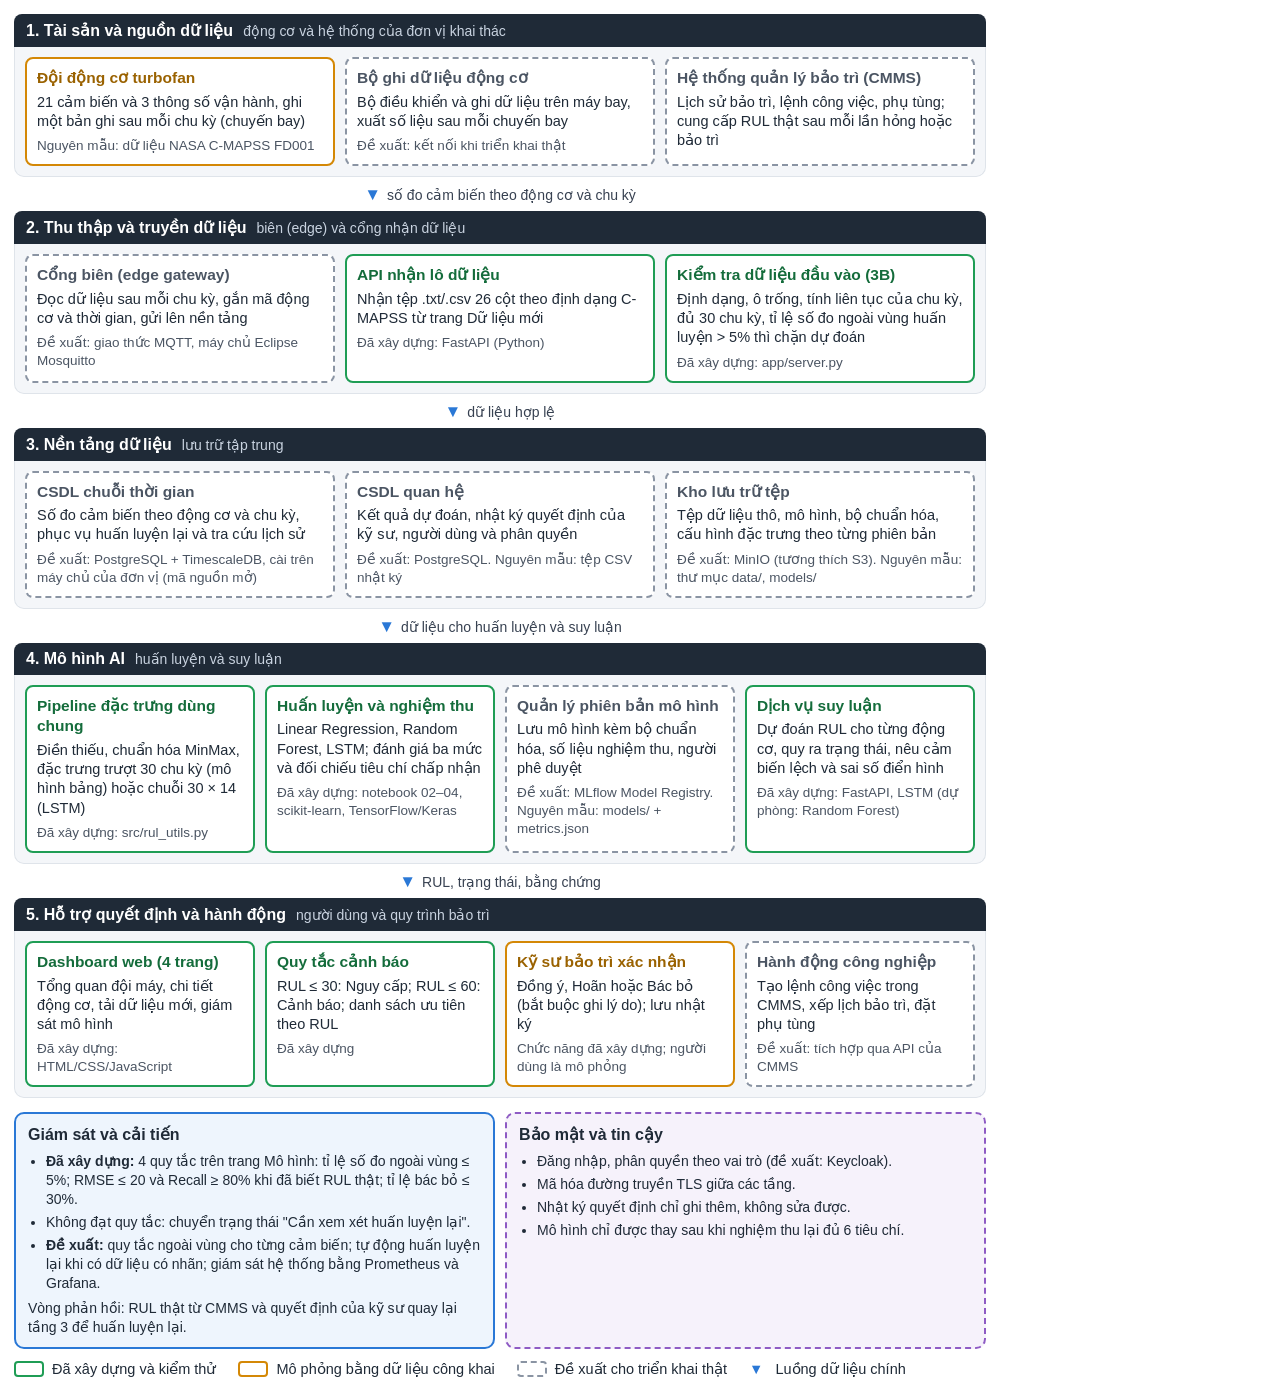
<file: docs/system_architecture.html>
<!DOCTYPE html>
<html lang="vi"><head><meta charset="utf-8">
<style>
  * { box-sizing: border-box; margin: 0; padding: 0; }
  body { font-family: "Inter", sans-serif; color: #1f2a37; background: #fff; width: 1000px; padding: 14px 14px 12px; }
  .layer { margin-bottom: 34px; position: relative; }
  .lname { background: #1f2a37; color: #fff; border-radius: 8px 8px 0 0; padding: 7px 12px; font-weight: 700; font-size: 16px; }
  .lname small { font-weight: 500; font-size: 14px; color: #c9d3e0; margin-left: 10px; }
  .row { display: flex; gap: 10px; align-items: stretch; background: #f4f6f9; border: 1px solid #dfe4ea; border-top: 0; border-radius: 0 0 10px 10px; padding: 10px; position: relative; }
  .box { flex: 1; border-radius: 8px; padding: 9px 10px; font-size: 14.5px; line-height: 1.33; background: #fff; border: 2.5px solid; }
  .box b { display: block; font-size: 15.5px; margin-bottom: 4px; }
  .box .tech { display: block; margin-top: 6px; font-size: 13.5px; color: #4b5563; }
  .built { border-color: #1f9d55; } .built b { color: #146c3b; }
  .sim { border-color: #d48806; } .sim b { color: #9a6200; }
  .prop { border-color: #8a94a3; border-style: dashed; } .prop b { color: #4b5563; }
  .arrow { position: absolute; left: 50%; bottom: -29px; transform: translateX(-50%); font-size: 14px; color: #374151; white-space: nowrap; }
  .arrow::before { content: "▼"; color: #2a78d6; font-size: 17px; margin-right: 6px; }
  .bottom { display: flex; gap: 10px; }
  .vbar { flex: 1; border-radius: 10px; padding: 10px 12px; font-size: 14px; line-height: 1.36; }
  .vbar h4 { font-size: 16px; margin-bottom: 6px; }
  .vbar ul { padding-left: 18px; } .vbar li { margin-bottom: 4px; }
  .mon { background: #eef5fd; border: 2.5px solid #2a78d6; }
  .sec { background: #f6f2fb; border: 2.5px dashed #8e5bc4; }
  .legend { display: flex; flex-wrap: wrap; gap: 8px 22px; align-items: center; font-size: 14.5px; margin-top: 12px; }
  .legend span { display: inline-flex; align-items: center; gap: 8px; }
  .sw { width: 30px; height: 16px; border-radius: 4px; border: 2.5px solid; background: #fff; display: inline-block; }
</style></head>
<body>
<div>
  <div class="layer">
    <div class="lname">1. Tài sản và nguồn dữ liệu<small>động cơ và hệ thống của đơn vị khai thác</small></div>
    <div class="row">
      <div class="box sim"><b>Đội động cơ turbofan</b>21 cảm biến và 3 thông số vận hành, ghi một bản ghi sau mỗi chu kỳ (chuyến bay)<span class="tech">Nguyên mẫu: dữ liệu NASA C-MAPSS FD001</span></div>
      <div class="box prop"><b>Bộ ghi dữ liệu động cơ</b>Bộ điều khiển và ghi dữ liệu trên máy bay, xuất số liệu sau mỗi chuyến bay<span class="tech">Đề xuất: kết nối khi triển khai thật</span></div>
      <div class="box prop"><b>Hệ thống quản lý bảo trì (CMMS)</b>Lịch sử bảo trì, lệnh công việc, phụ tùng; cung cấp RUL thật sau mỗi lần hỏng hoặc bảo trì</div>
      <div class="arrow">số đo cảm biến theo động cơ và chu kỳ</div>
    </div>
  </div>

  <div class="layer">
    <div class="lname">2. Thu thập và truyền dữ liệu<small>biên (edge) và cổng nhận dữ liệu</small></div>
    <div class="row">
      <div class="box prop"><b>Cổng biên (edge gateway)</b>Đọc dữ liệu sau mỗi chu kỳ, gắn mã động cơ và thời gian, gửi lên nền tảng<span class="tech">Đề xuất: giao thức MQTT, máy chủ Eclipse Mosquitto</span></div>
      <div class="box built"><b>API nhận lô dữ liệu</b>Nhận tệp .txt/.csv 26 cột theo định dạng C-MAPSS từ trang Dữ liệu mới<span class="tech">Đã xây dựng: FastAPI (Python)</span></div>
      <div class="box built"><b>Kiểm tra dữ liệu đầu vào (3B)</b>Định dạng, ô trống, tính liên tục của chu kỳ, đủ 30 chu kỳ, tỉ lệ số đo ngoài vùng huấn luyện &gt; 5% thì chặn dự đoán<span class="tech">Đã xây dựng: app/server.py</span></div>
      <div class="arrow">dữ liệu hợp lệ</div>
    </div>
  </div>

  <div class="layer">
    <div class="lname">3. Nền tảng dữ liệu<small>lưu trữ tập trung</small></div>
    <div class="row">
      <div class="box prop"><b>CSDL chuỗi thời gian</b>Số đo cảm biến theo động cơ và chu kỳ, phục vụ huấn luyện lại và tra cứu lịch sử<span class="tech">Đề xuất: PostgreSQL + TimescaleDB, cài trên máy chủ của đơn vị (mã nguồn mở)</span></div>
      <div class="box prop"><b>CSDL quan hệ</b>Kết quả dự đoán, nhật ký quyết định của kỹ sư, người dùng và phân quyền<span class="tech">Đề xuất: PostgreSQL. Nguyên mẫu: tệp CSV nhật ký</span></div>
      <div class="box prop"><b>Kho lưu trữ tệp</b>Tệp dữ liệu thô, mô hình, bộ chuẩn hóa, cấu hình đặc trưng theo từng phiên bản<span class="tech">Đề xuất: MinIO (tương thích S3). Nguyên mẫu: thư mục data/, models/</span></div>
      <div class="arrow">dữ liệu cho huấn luyện và suy luận</div>
    </div>
  </div>

  <div class="layer">
    <div class="lname">4. Mô hình AI<small>huấn luyện và suy luận</small></div>
    <div class="row">
      <div class="box built"><b>Pipeline đặc trưng dùng chung</b>Điền thiếu, chuẩn hóa MinMax, đặc trưng trượt 30 chu kỳ (mô hình bảng) hoặc chuỗi 30 × 14 (LSTM)<span class="tech">Đã xây dựng: src/rul_utils.py</span></div>
      <div class="box built"><b>Huấn luyện và nghiệm thu</b>Linear Regression, Random Forest, LSTM; đánh giá ba mức và đối chiếu tiêu chí chấp nhận<span class="tech">Đã xây dựng: notebook 02–04, scikit-learn, TensorFlow/Keras</span></div>
      <div class="box prop"><b>Quản lý phiên bản mô hình</b>Lưu mô hình kèm bộ chuẩn hóa, số liệu nghiệm thu, người phê duyệt<span class="tech">Đề xuất: MLflow Model Registry. Nguyên mẫu: models/ + metrics.json</span></div>
      <div class="box built"><b>Dịch vụ suy luận</b>Dự đoán RUL cho từng động cơ, quy ra trạng thái, nêu cảm biến lệch và sai số điển hình<span class="tech">Đã xây dựng: FastAPI, LSTM (dự phòng: Random Forest)</span></div>
      <div class="arrow">RUL, trạng thái, bằng chứng</div>
    </div>
  </div>

  <div class="layer" style="margin-bottom: 14px;">
    <div class="lname">5. Hỗ trợ quyết định và hành động<small>người dùng và quy trình bảo trì</small></div>
    <div class="row">
      <div class="box built"><b>Dashboard web (4 trang)</b>Tổng quan đội máy, chi tiết động cơ, tải dữ liệu mới, giám sát mô hình<span class="tech">Đã xây dựng: HTML/CSS/JavaScript</span></div>
      <div class="box built"><b>Quy tắc cảnh báo</b>RUL ≤ 30: Nguy cấp; RUL ≤ 60: Cảnh báo; danh sách ưu tiên theo RUL<span class="tech">Đã xây dựng</span></div>
      <div class="box sim"><b>Kỹ sư bảo trì xác nhận</b>Đồng ý, Hoãn hoặc Bác bỏ (bắt buộc ghi lý do); lưu nhật ký<span class="tech">Chức năng đã xây dựng; người dùng là mô phỏng</span></div>
      <div class="box prop"><b>Hành động công nghiệp</b>Tạo lệnh công việc trong CMMS, xếp lịch bảo trì, đặt phụ tùng<span class="tech">Đề xuất: tích hợp qua API của CMMS</span></div>
    </div>
  </div>

  <div class="bottom">
    <div class="vbar mon"><h4>Giám sát và cải tiến</h4>
      <ul>
        <li><b>Đã xây dựng:</b> 4 quy tắc trên trang Mô hình: tỉ lệ số đo ngoài vùng ≤ 5%; RMSE ≤ 20 và Recall ≥ 80% khi đã biết RUL thật; tỉ lệ bác bỏ ≤ 30%.</li>
        <li>Không đạt quy tắc: chuyển trạng thái "Cần xem xét huấn luyện lại".</li>
        <li><b>Đề xuất:</b> quy tắc ngoài vùng cho từng cảm biến; tự động huấn luyện lại khi có dữ liệu có nhãn; giám sát hệ thống bằng Prometheus và Grafana.</li>
      </ul>
      <p class="loop" style="margin-top:6px">Vòng phản hồi: RUL thật từ CMMS và quyết định của kỹ sư quay lại tầng 3 để huấn luyện lại.</p>
    </div>
    <div class="vbar sec"><h4>Bảo mật và tin cậy</h4>
      <ul>
        <li>Đăng nhập, phân quyền theo vai trò (đề xuất: Keycloak).</li>
        <li>Mã hóa đường truyền TLS giữa các tầng.</li>
        <li>Nhật ký quyết định chỉ ghi thêm, không sửa được.</li>
        <li>Mô hình chỉ được thay sau khi nghiệm thu lại đủ 6 tiêu chí.</li>
      </ul>
    </div>
  </div>

  <div class="legend">
    <span><i class="sw" style="border-color:#1f9d55"></i>Đã xây dựng và kiểm thử</span>
    <span><i class="sw" style="border-color:#d48806"></i>Mô phỏng bằng dữ liệu công khai</span>
    <span><i class="sw" style="border-color:#8a94a3;border-style:dashed"></i>Đề xuất cho triển khai thật</span>
    <span><b style="color:#2a78d6">▼</b>&nbsp;Luồng dữ liệu chính</span>
  </div>
</div>
</body></html>
</file>
